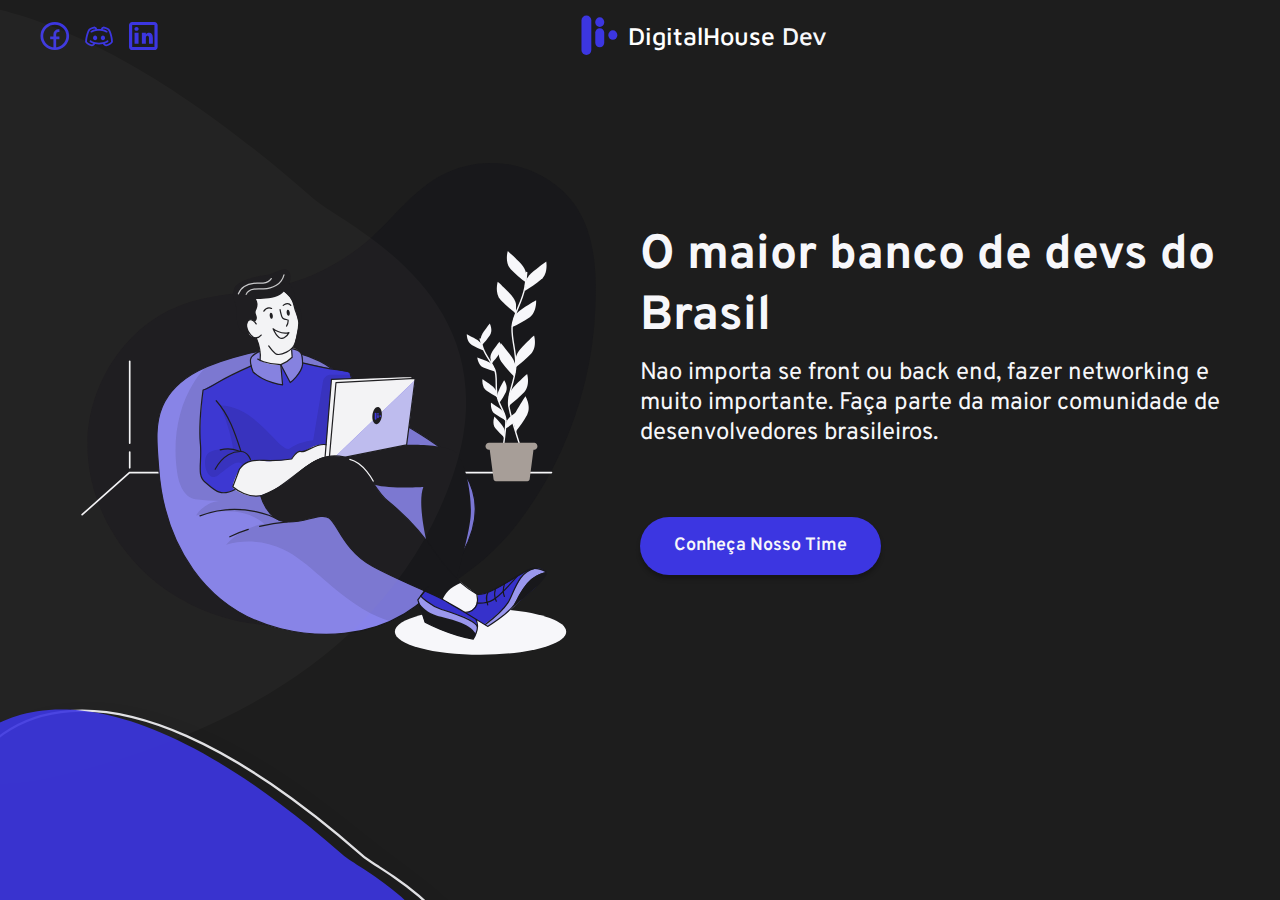
<file: index.html>
<!DOCTYPE html>
<html lang="pt-BR">
<head>
    <meta charset="UTF-8">
    <meta http-equiv="X-UA-Compatible" content="IE=edge">
    <meta name="viewport" content="width=device-width, initial-scale=1.0">
    <link rel="stylesheet" href="./css/style.css">
    <title>Digital House Dev</title>
</head>
<body>
    <header>
        <div class="redes-social">
            <a href="#">
                <img src="./img/icon02.svg" alt="">
            </a>
            <a href="#">
                <img src="./img/discord-icon.svg" alt="">
            </a>
            <a href="#">
                <img src="./img/linkedin-icon.svg" alt="">
            </a>
        </div>
        <div class="logo">
            <img src="./img/icon01.svg" alt="">
            <a href="#">
                <span>DigitalHouse </span>Dev
            </a>
        </div>
    </header>
    <main>
        <img class="img-programador" src="./img/Programador main.svg" alt="">
        <div class="descricao">
            <h1>O maior banco de devs do Brasil</h1>
            <p>Nao importa se front ou back end,  fazer networking e muito importante. Faça parte da maior comunidade de desenvolvedores brasileiros.</p>
            <div class="btn-home" >
                <a href="./page/dashboard.html">Conheça Nosso Time</a>
            </div>
        </div>
        <img src="./img/Blobs baixo.svg" alt="" class="bolha">
    </main>
    <script src="./js/app.js"></script>
</body>
</html>
</file>
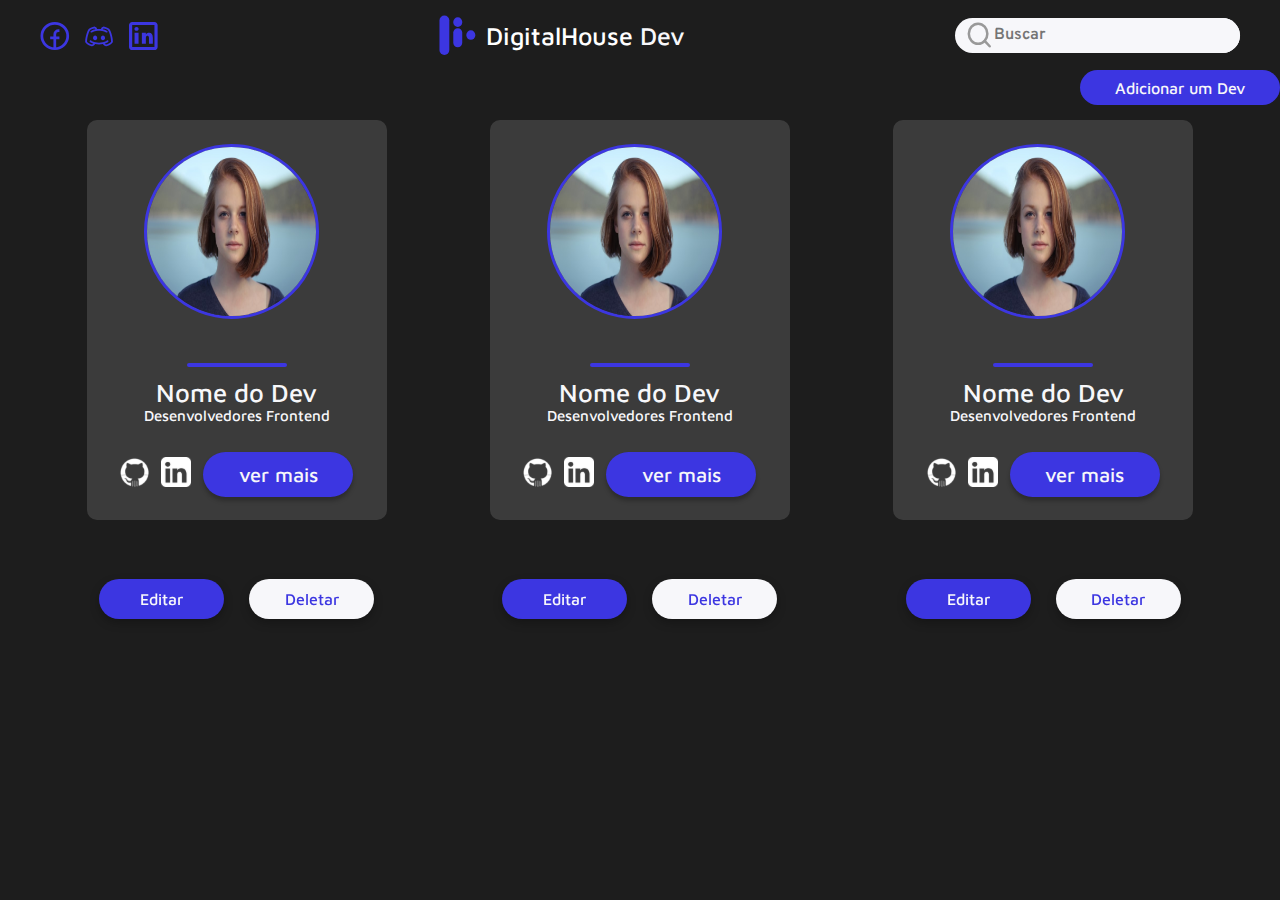
<file: page/dashboard.html>
<!DOCTYPE html>
<html lang="pt-br">

<head>
    <meta charset="UTF-8">
    <meta http-equiv="X-UA-Compatible" content="IE=edge">
    <meta name="viewport" content="width=device-width, initial-scale=1.0">
    <link rel="stylesheet" href="../css/style.css">
    <link rel="stylesheet" href="../css/dashboard.css">
    <link rel="stylesheet" href="../css/modal.css">
    <title>Digital House Dev</title>
</head>

<body>
    <header class="header-dashboard">
        <div class="redes-social">
            <a href="#">
                <img src="../img/icon02.svg" alt="">
            </a>
            <a href="#">
                <img src="../img/discord-icon.svg" alt="">
            </a>
            <a href="#">
                <img src="../img/linkedin-icon.svg" alt="">
            </a>
        </div>
        <div class="logo">
            <img src="../img/icon01.svg" alt="">
            <a href="../index.html">
                <span>DigitalHouse </span>Dev
            </a>
        </div>
        <div class="pesquisar">
            <img src="../img/pesquisa.svg" alt="">
            <input type="text" name="" id="" placeholder="Buscar">
        </div>
    </header>
    <main class="main-dashboard">
        <div id="add-devs" class="btn-add">
            Adicionar um Dev
        </div>
        <div class="cards">
           <div class="card-dev">
                <div class="info-dev">
                    <div class="perfil">
                        <img src="../img/perfil-dev.jpg" alt="">
                        <div class="line"></div>
                        <h1>Nome do Dev</h1>
                        <p>Desenvolvedores Frontend</p>
                    </div>
                    <div class="rede-social">
                        <a href="#">
                            <img src="../img/icone github.svg" alt="">
                        </a>
                        <a href="#">
                            <img src="../img/icone linkedin.svg" alt="">
                        </a>
                        <div class="btn-social">
                            <a href="#">ver mais</a>
                        </div>
                    </div>
                </div>
                
                <div class="btn-dev">
                    <div class="editar">
                        <a href="#">Editar</a>
                    </div>
                    <div class="deletar">
                        <a href="#">Deletar</a>
                    </div>
                </div>
            </div> 
            <div class="card-dev">
                <div class="info-dev">
                    <div class="perfil">
                        <img src="../img/perfil-dev.jpg" alt="">
                        <div class="line"></div>
                        <h1>Nome do Dev</h1>
                        <p>Desenvolvedores Frontend</p>
                    </div>
                    <div class="rede-social">
                        <a href="#">
                            <img src="../img/icone github.svg" alt="">
                        </a>
                        <a href="#">
                            <img src="../img/icone linkedin.svg" alt="">
                        </a>
                        <div class="btn-social">
                            <a href="#">ver mais</a>
                        </div>
                    </div>
                </div>
                
                <div class="btn-dev">
                    <div class="editar">
                        <a href="#">Editar</a>
                    </div>
                    <div class="deletar">
                        <a href="#">Deletar</a>
                    </div>
                </div>
            </div> 
            <div class="card-dev">
                <div class="info-dev">
                    <div class="perfil">
                        <img src="../img/perfil-dev.jpg" alt="">
                        <div class="line"></div>
                        <h1>Nome do Dev</h1>
                        <p>Desenvolvedores Frontend</p>
                    </div>
                    <div class="rede-social">
                        <a href="#">
                            <img src="../img/icone github.svg" alt="">
                        </a>
                        <a href="#">
                            <img src="../img/icone linkedin.svg" alt="">
                        </a>
                        <div class="btn-social">
                            <a href="#">ver mais</a>
                        </div>
                    </div>
                </div>
                
                <div class="btn-dev">
                    <div class="editar">
                        <a href="#">Editar</a>
                    </div>
                    <div class="deletar">
                        <a href="#">Deletar</a>
                    </div>
                </div>
            </div> 
        </div>
    </main>
    <div id="modal" class="model-container">
        <div class="modal-content">
            <h2>Adicionar Desenvolvedor</h2>
            <form action="">
                <div class="box-input">
                    <label for="name">Nome</label>
                    <input type="text" name="name" id="name">
                </div>
                <div class="box-input">
                    <label for="avatar">Avatar</label>
                    <input type="text" name="avatar" id="avatar">
                </div>
                <div class="box-input">
                    <label for="cargo">Cargo</label>
                    <input type="text" name="cargo" id="cargo">
                </div>
                <div class="box-input">
                    <label for="github">GitHub</label>
                    <input type="text" name="github" id="github">
                </div>
                <div class="box-input">
                    <label for="linkedin">Linkedin</label>
                    <input type="text" name="linkedin" id="linkedin">
                </div>
                <div class="box-btn">
                   <input id="btnCancelar"class="btn-cancelar"type="button" value="Cancelar">
                   <input id="cadastrar" class="btn-adicionar" type="button" value="Adicionar">
                </div>
            </form>
        </div>
    </div>

    <script src="../js/app.js" type="module"></script>
</body>

</html>
</file>
<file: css/style.css>
@import url('https://fonts.googleapis.com/css2?family=Maven+Pro:wght@400;500;700&family=Overpass:wght@400;500;700&display=swap');
*{
    margin: 0;
    padding: 0;
    box-sizing: border-box;
}
html,body {
    width: 100%;
    margin: 0 auto;
    height: 100vh;
    background-color: #1d1d1d;
}
header {
    margin: 0 auto;
    width: 1200px;
    height: 50px;
    display: flex;
    justify-content: start;
    align-items: center;
}
.redes-social{
    padding-top: 25px;
}
.redes-social a{ 
    text-decoration: none;
    margin-right: 10px;
}
.redes-social a img{
    height: 30px;
    width: 30px;
}
.logo{
    padding-top: 20px;
    margin: 0 auto;
    display: flex;
    justify-content: center;
    align-items: center;
}
.logo img{
    width: 37px;
    height: 41px;
    margin-right: 5px;
}
.logo a span{
    margin-left: 5px;
    color: #fff;
}
.logo a {
    text-decoration: none;
    font-family: 'Maven Pro';
    font-style: normal;
    font-weight: 500;
    font-size: 25px;
    color: #F7f7fa;
}
main{
    margin: 0 auto;
    width: 1200px;
    display: flex;
    justify-content: center;
    align-items: center;
}
.bolha{
    position:absolute;
    left: 0;
    top: 0;
    height: 100%;
}
.descricao{
    width: 600px;
    margin-right: 20px;
    z-index: 50;
}
.descricao h1{
    font-family: 'Overpass';
    font-style: normal;
    font-weight: 700;
    font-size: 48px;
    line-height: 61px;
    color: #f7f7fa;
    margin-bottom: 10px;
}

.descricao p{
    font-family: 'Overpass';
    font-style: normal;
    font-weight: 400;
    font-size: 24px;
    color: #f7f7fa;
}
.img-programador{
    width:600px;
    height: 700px;
}
.btn-home{
    width: 241px;
    height: 58px;
    margin-top: 69px;
    background: #3c36e1;
    box-shadow: 0px 4px 4px rgba(0, 0, 0, 0.25);
    border-radius: 50px;

    display: flex;
    justify-content: center;
    align-items: center;
}
.btn-home a{ 
    text-decoration: none;
    font-family: 'Overpass';
    font-style: normal;
    font-weight: 600;
    font-size: 18px;

    color: #F7f7fa;
}
@media screen and (max-width: 900px) {
    header {
        width: 100%;
        display: flex;
        flex-direction: column;
        justify-content: start;
        align-items: center;
    }
    main{
        width: 100%;
        display: flex;
        flex-direction: column;
        justify-content: center;
        align-items: center;
    }
    .descricao{
        width: 100%;
        height: 100%;
        z-index: 50;
        
        display: flex;
        flex-direction: column;
        justify-content: center;
        align-items: center;
        text-align: center;
    }
    .descricao h1{
        padding: 5px;
        font-size: 30px;
        margin-bottom: 10px;
        line-height: 35px;
    }
    .img-programador{
        margin-top: 50px;
        width:350px;
        height: 350px;
    }
    .descricao p{
        padding: 15px;
        font-size: 20px;
    }
    .bolha{
        position:absolute;
        left: 0;
        top: 0;
        width: 100%;
        height: 100%;
    }
    .btn-home{
       border: 2px solid #F7f7fa;
    }
}
</file>
<file: css/dashboard.css>
.pesquisar{
    width: 285px;
    height: 35px;
    background-color: #f7f7fa;
    border-radius: 50px;
    margin-top:20px;
    display: flex;
    justify-content: start;
    align-items: center;
}
.pesquisar img{
    width: 30px;
    height: 30px;
    margin-left:10px;
}
.pesquisar input{
    width: 285px;
    height: 35px;
    background-color: #f7f7fa;
    border-radius: 50px;
    border: none;
    outline: none;
    font-family: 'Overpass';
    font-style: normal;
    font-weight: 600;
    font-size: 16px;
}
.btn-add{
    position: absolute;
    background: #3c36e1;
    width: 200px;
    height: 35px;
    left: 1080px;
    top: 70px;
    font-family: 'Maven Pro';
    font-style: normal;
    font-weight: 500;
    color: #F7F7FA;
    cursor: pointer;
    border-radius: 55px;
    display: flex;
    align-items: center;
    justify-content: center;
}
.cards{
    margin-top: 70px;
    width: 100%;
    display: grid;
    column-gap: 10px;
    row-gap: 30px;
    grid-template-columns: 1fr 1fr 1fr;
}
.card-dev{
    display: flex;
    flex-direction: column;
    align-items: center;
    justify-content: center;
}
.info-dev{
    width: 300px;
    height: 400px;
    background: rgba(249, 249, 249, 0.14);
    border-radius: 10px;
    display: flex;
    flex-direction: column;
    justify-content: center;
    align-items: center;
}
.perfil img{
    width: 175px;
    height: 175px;
    border-radius: 50%;
    border: 3px solid #3C36E1;
    box-sizing: border-box;
    border-radius: 87.5px;
    margin-bottom:30px;
}
.perfil h1{
    text-align: center;
    font-family: 'Maven Pro';
    font-style: normal;
    font-weight: 500;
    font-size: 25.6413px;
    line-height: 30px;
    color: #F7F7FA;
}
.perfil p{
    text-align: center;
    font-family: 'Maven Pro';
    font-style: normal;
    font-weight: 500;
    font-size: 15px;
    line-height: 18px;
    color: #F7F7FA;
}
.line{
    width: 100px;
    height: 4px;
    background: #3C36E1;
    margin:10px auto;
    border-radius: 5px;
}
.rede-social{
    margin-top: 27px;
    display: flex;
    justify-content: space-around;
    align-items: center;
}
.rede-social img{
    margin-right: 12px;
}
.btn-social{
    width: 150px;
    height: 45px;
    background: #3c36e1;
    box-shadow: 0px 4px 4px rgba(0, 0, 0, 0.25);
    border-radius: 50px;

    display: flex;
    justify-content: center;
    align-items: center;
}
.btn-social a{
    text-decoration: none;
    font-family: 'Maven Pro';
    font-style: normal;
    font-weight: 500;
    font-size: 20px;
    color: #F7F7FA;
}
.btn-dev{
    margin-top: 59px;
    width: 300px;
    display: flex;
    justify-content:space-around;
    align-items:center;
}
.btn-dev .editar{
    background: #3c36e1;
    width: 125px;
    height: 40px;
    border-radius: 55px;
    filter: drop-shadow(0px 4px 4px rgba(0, 0, 0, 0.25));
    display: flex;
    justify-content: center;
    align-items: center;
}
.editar a{
    text-decoration: none;
    color: #f7f7fa;
    font-family: 'Maven Pro';
    font-style: normal;
    font-weight: 500;
}
.btn-dev .deletar{
    background: #f7f7fa;
    width: 125px;
    height: 40px;
    border-radius: 55px;
    filter: drop-shadow(0px 4px 4px rgba(0, 0, 0, 0.25));
    display: flex;
    justify-content: center;
    align-items: center;
}
.deletar a{
    text-decoration: none;
    color: #3C36E1;
    font-family: 'Maven Pro';
    font-style: normal;
    font-weight: 500;
}

@media screen and (max-width: 900px) {
    .cards{
        margin-top: 200px;
        width: 100%;
        display: grid;
        row-gap: 50px;
        grid-template-columns: 1fr;
    }
    .btn-dev{
        margin-top: 15px;
        margin-bottom: 15px;
    }
    .btn-add{
        left: 110px;
        top: 190px;
    }
}
</file>
<file: css/modal.css>
.model-container{
    background: rgba(6, 6, 6, 0.7);
    width: 100vw;
    height: 100vh;
    position: fixed;
    top: 0;
    left: 0;
    z-index: 2000;
    display: none;
    justify-content:center;
    align-items:center;
}
.model-container.active{
    display: flex;
}
.modal-content{
    width: 463px;
    height: 650px;
    background: #18181B;
    border-radius: 10px;
    display: flex;
    flex-direction: column;
    align-items: center;
    justify-content: center;
}
.modal-content h2{
    font-family: 'Maven Pro';
    font-style: normal;
    font-weight: 500;
    font-size: 35px;
    line-height: 41px;
    color: #F7F7FA;
    margin-top: 34px;
}
form{
    margin-top: 30px;
}
.box-input{
    display: flex;
    flex-direction: column;
    align-items: start;
    margin-bottom: 20px;
}
.box-input label{
    font-family: 'Maven Pro';
    font-style: normal;
    font-weight: 500;
    font-size: 22px;
    color: #FFFFFF;
}
.box-input input{
    width: 310px;
    height: 30px;
    outline: none;
    border: none;
    background: #FFFFFF;
    box-shadow: inset 0px 4px 4px rgba(0, 0, 0, 0.25);
    border-radius: 10px;
}
.box-btn{
    display: flex;
    justify-content: space-between;
    align-items: center;
    margin-top: 58px;
}
.box-btn input{
    width: 125px;
    height: 40px;
    border-radius: 55px;
    border: none;
    outline: none;
    filter: drop-shadow(0px 4px 4px rgba(0, 0, 0, 0.25));
}
.btn-cancelar{
    background-color: #F7F7FA;
    color: #3c36e1;
    font-family: 'Maven Pro';
    font-style: normal;
    font-weight: 500;
    font-size: 18px;
}
.btn-adicionar{
    background-color: #3c36e1;
    color:#F7F7FA ;
    font-family: 'Maven Pro';
    font-style: normal;
    font-weight: 500;
    font-size: 18px;
}
@keyframes modal {
    from{
        opacity: 0;
        transform: translate3d(0, -60px, 0);
    }
    to{
        opacity: 1;
        transform: translate3d(0, 0, 0);
    }
}
.active .modal-content{
    animation: modal .3s;
}
@media screen and (max-width: 900px) {
    .modal-content{
        width: 350px;
        height: 650px;
        text-align: center;
    }
}
</file>
